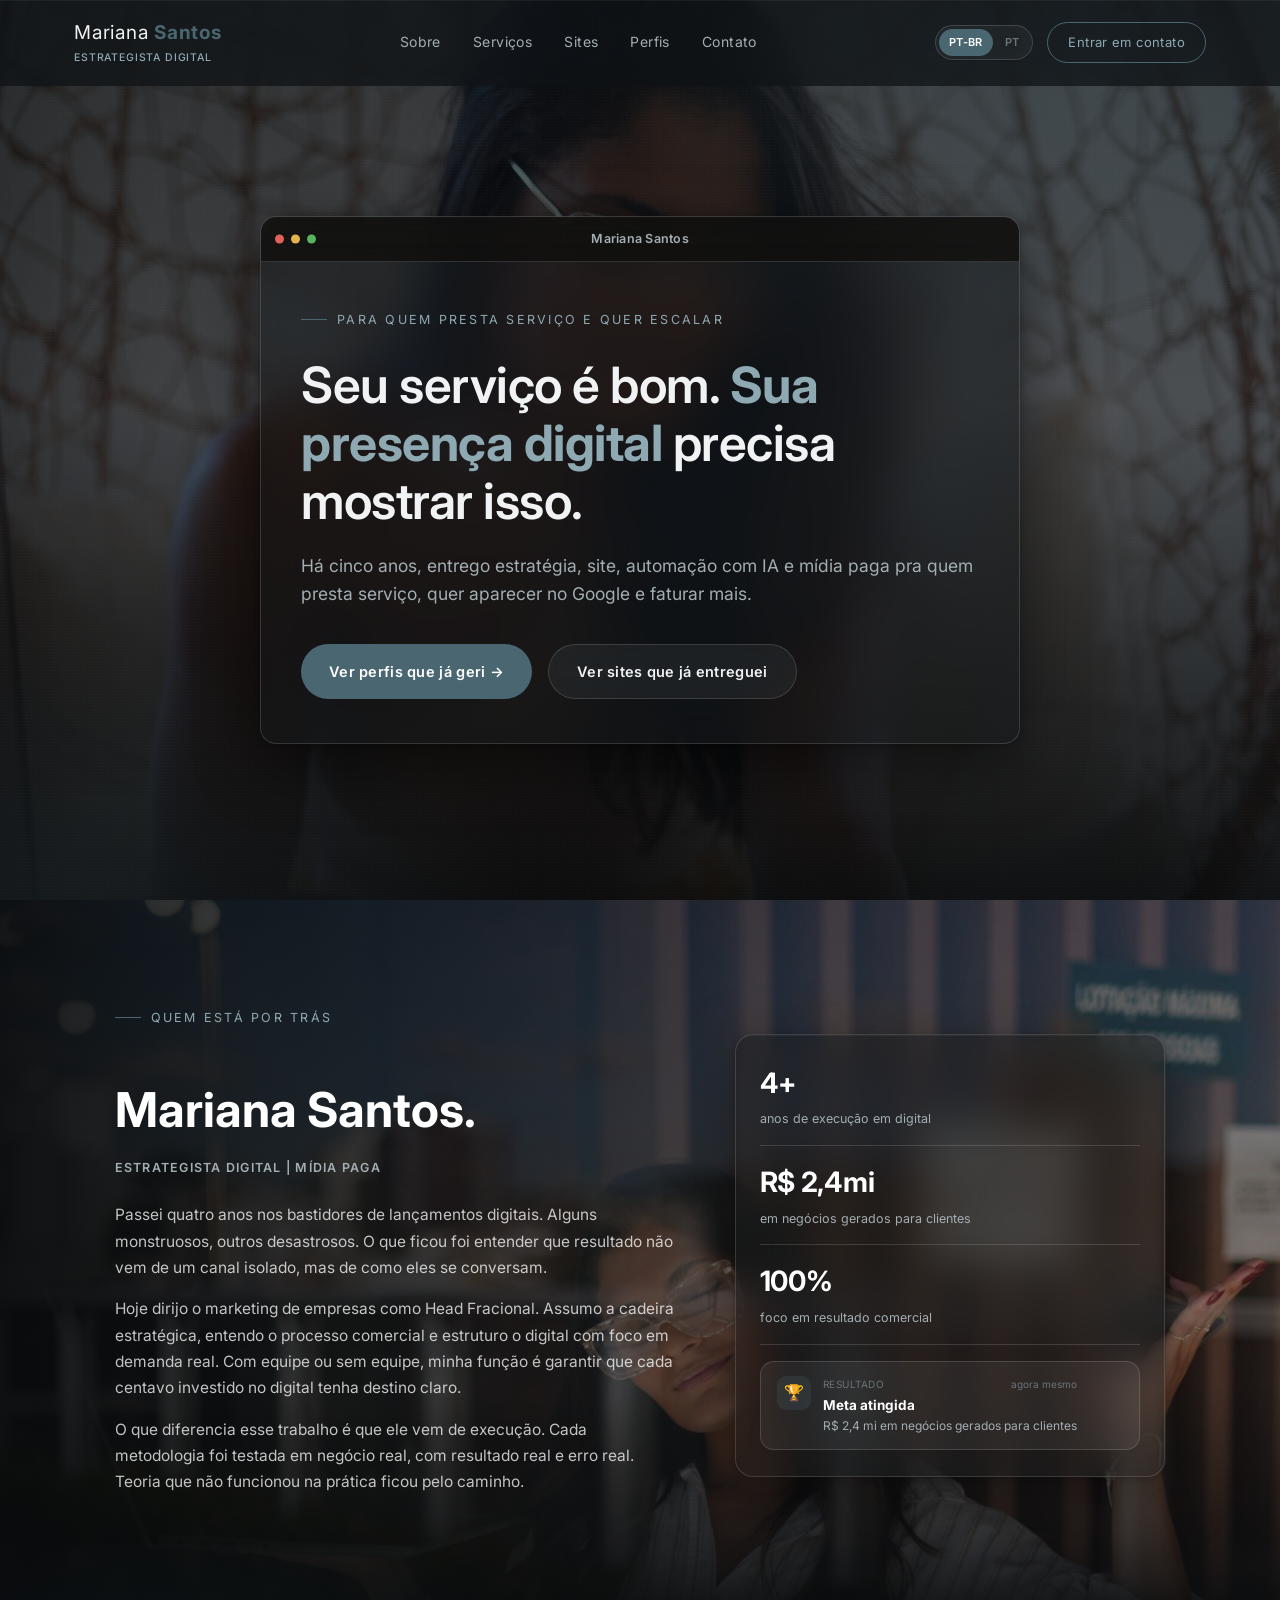
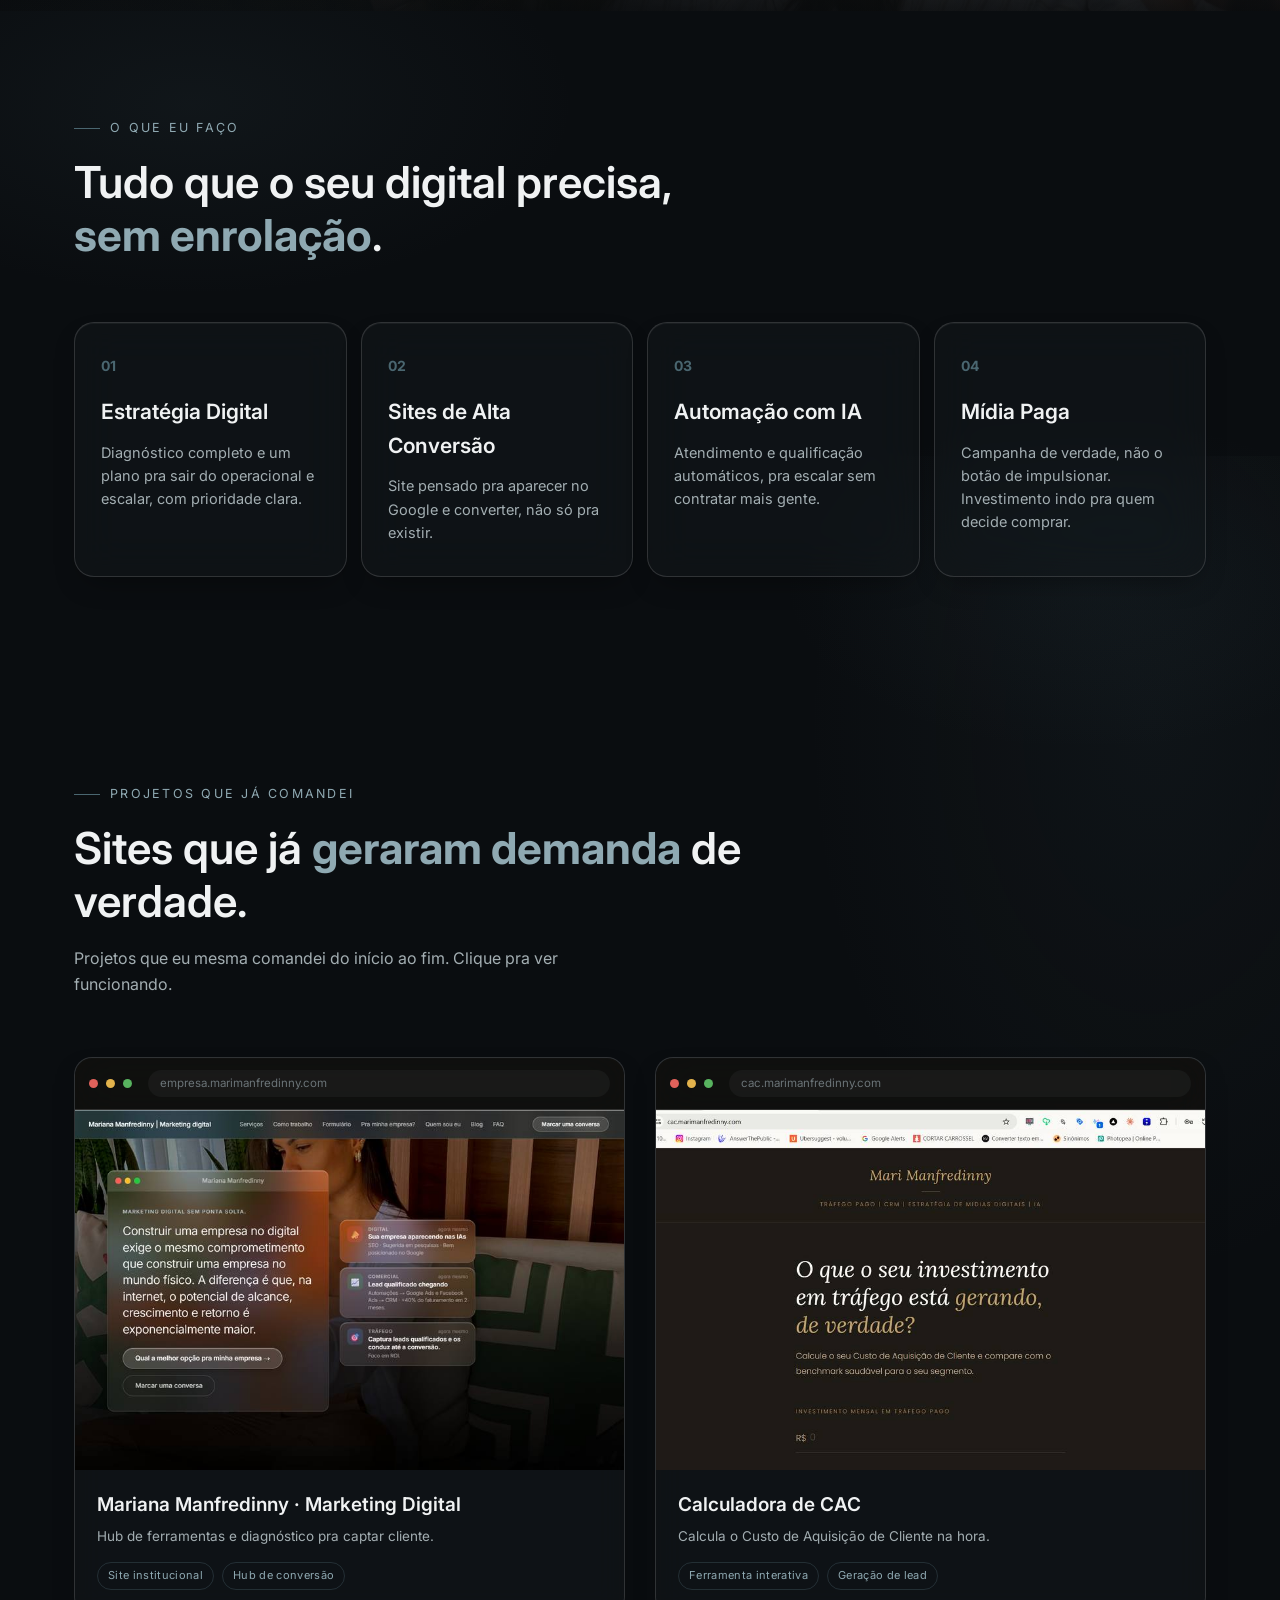
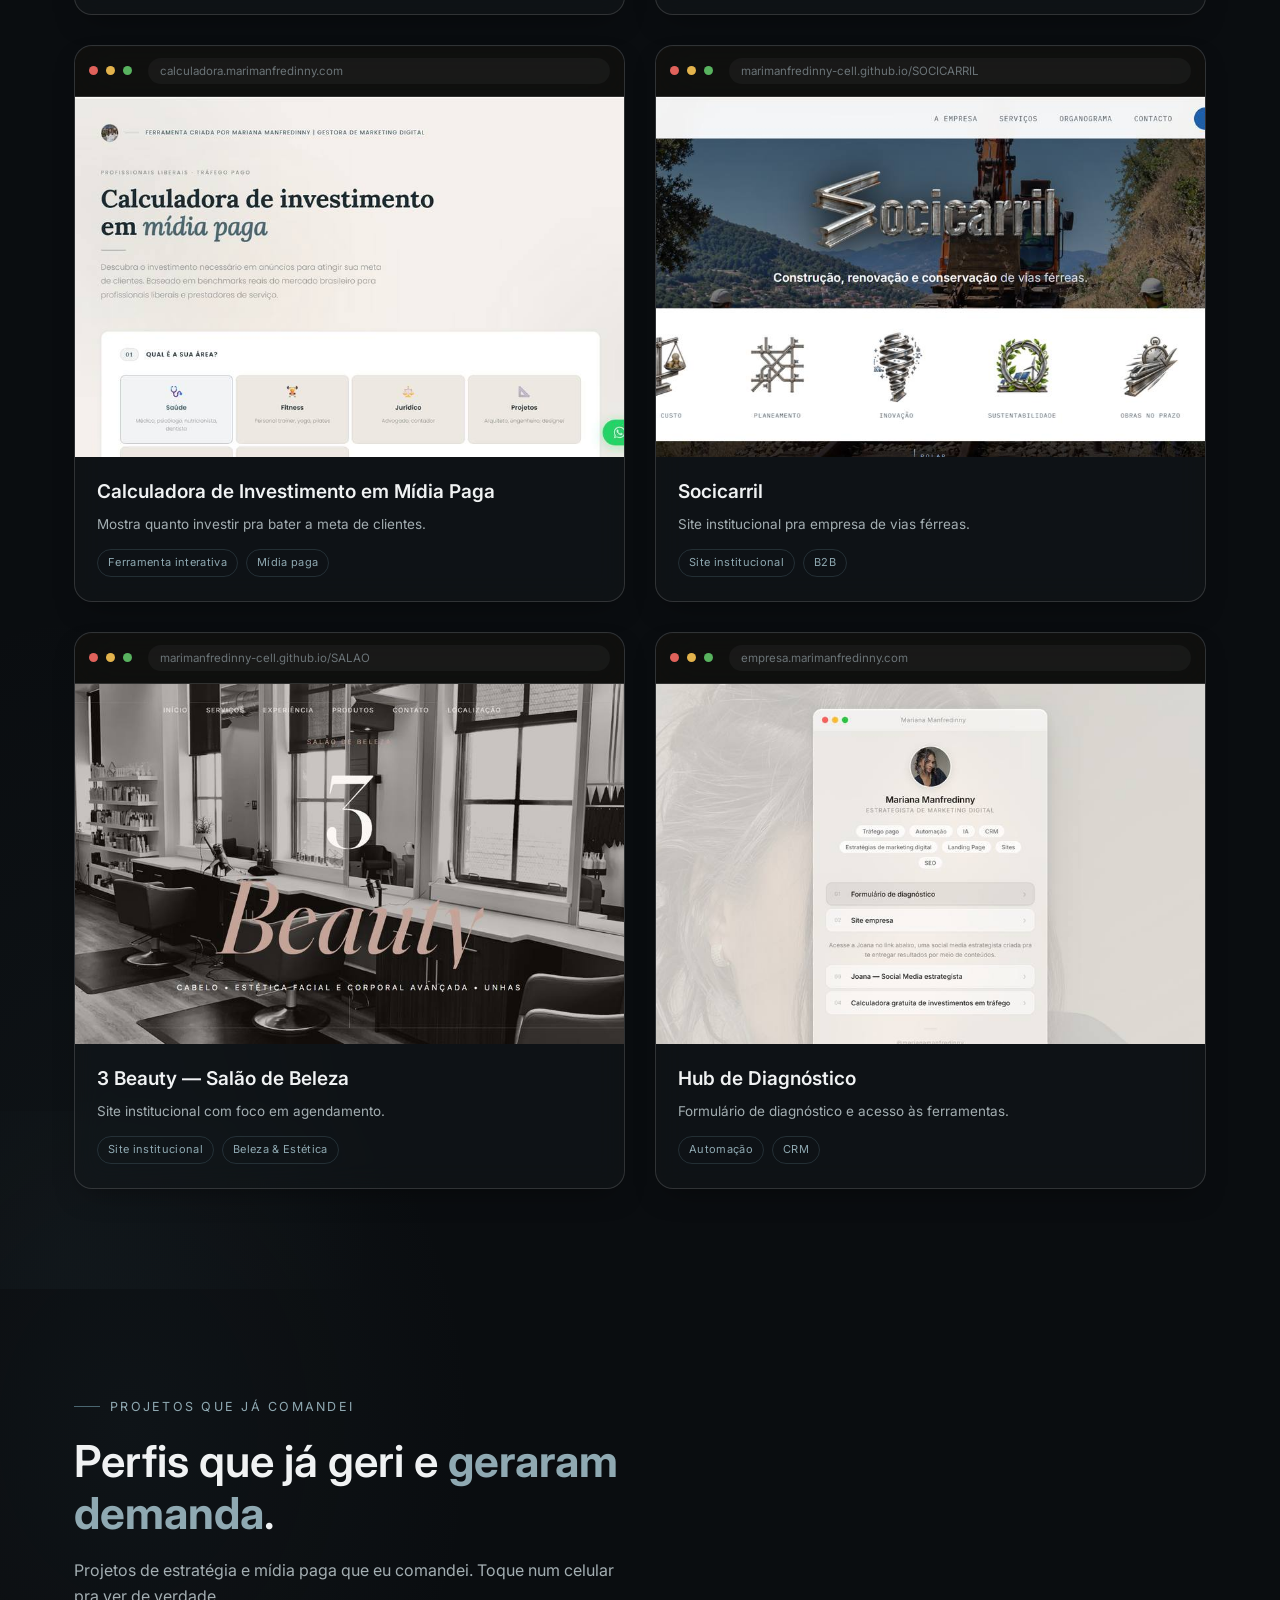
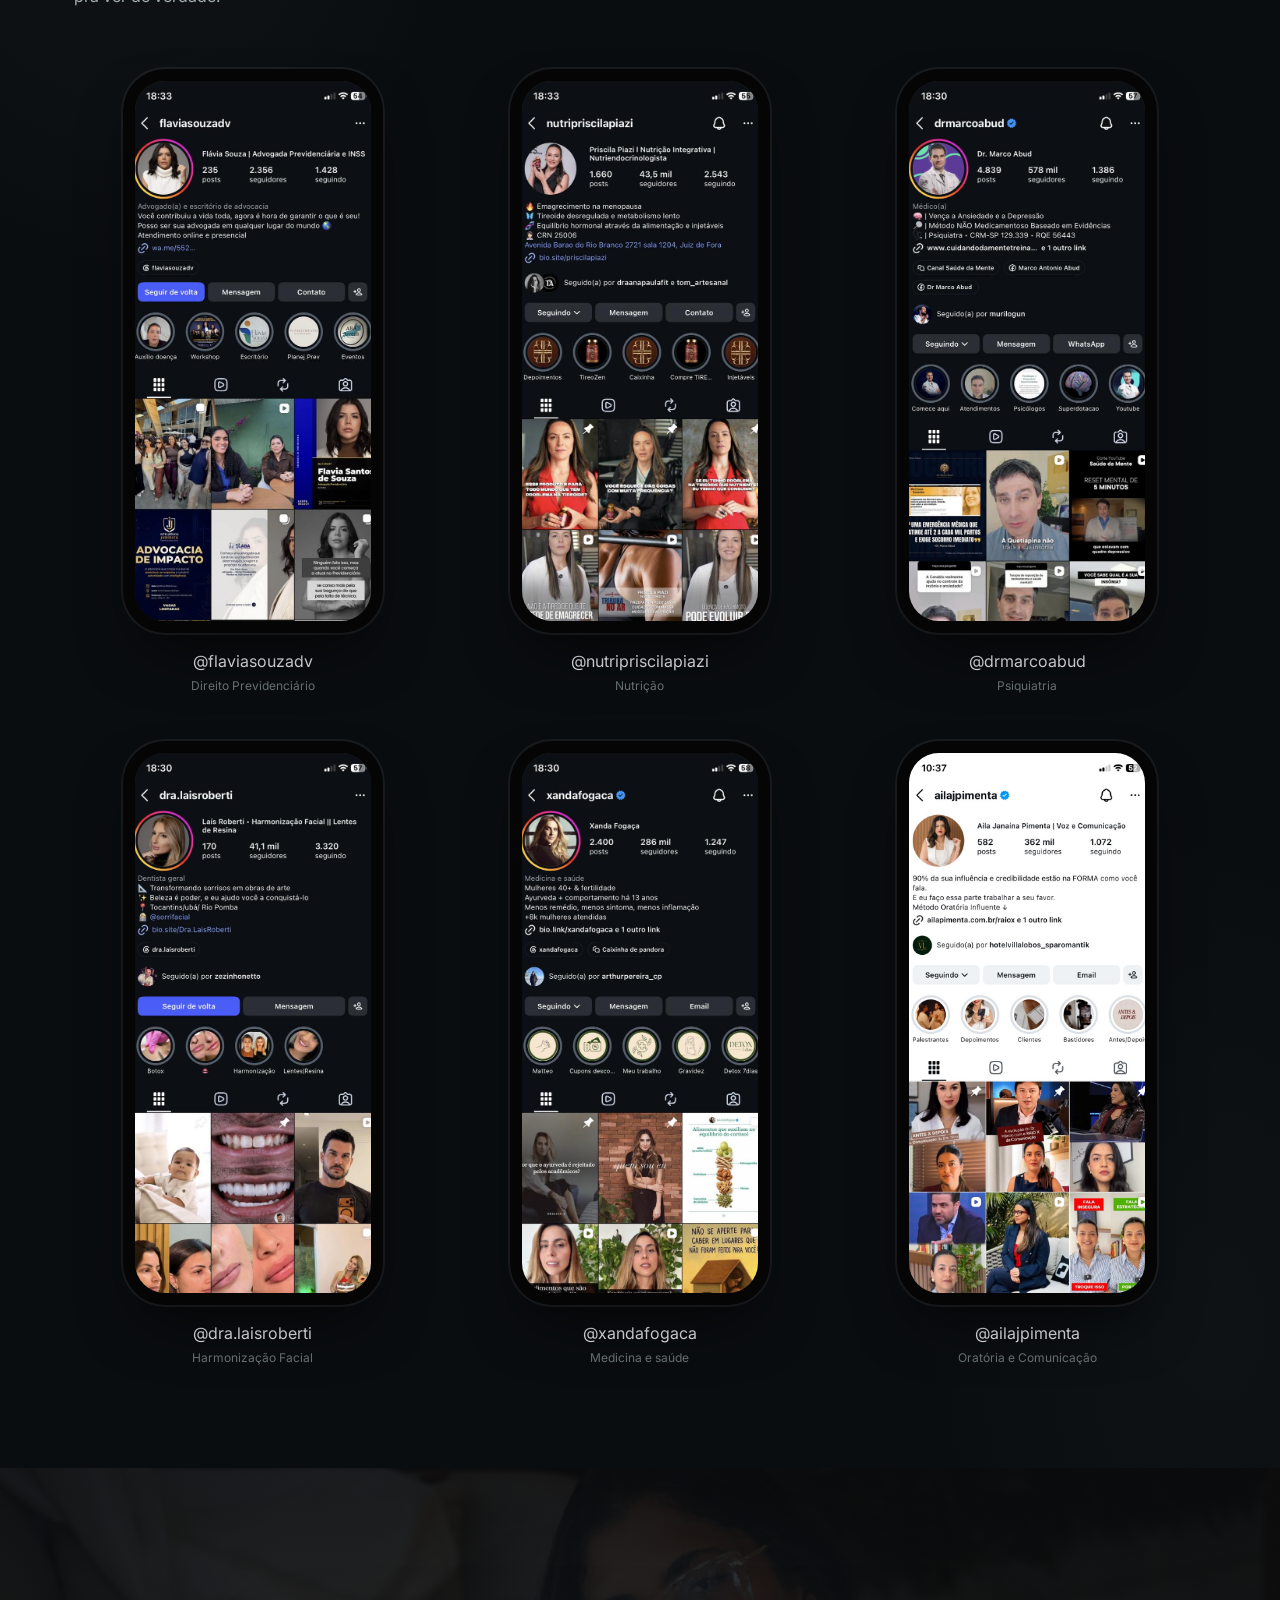
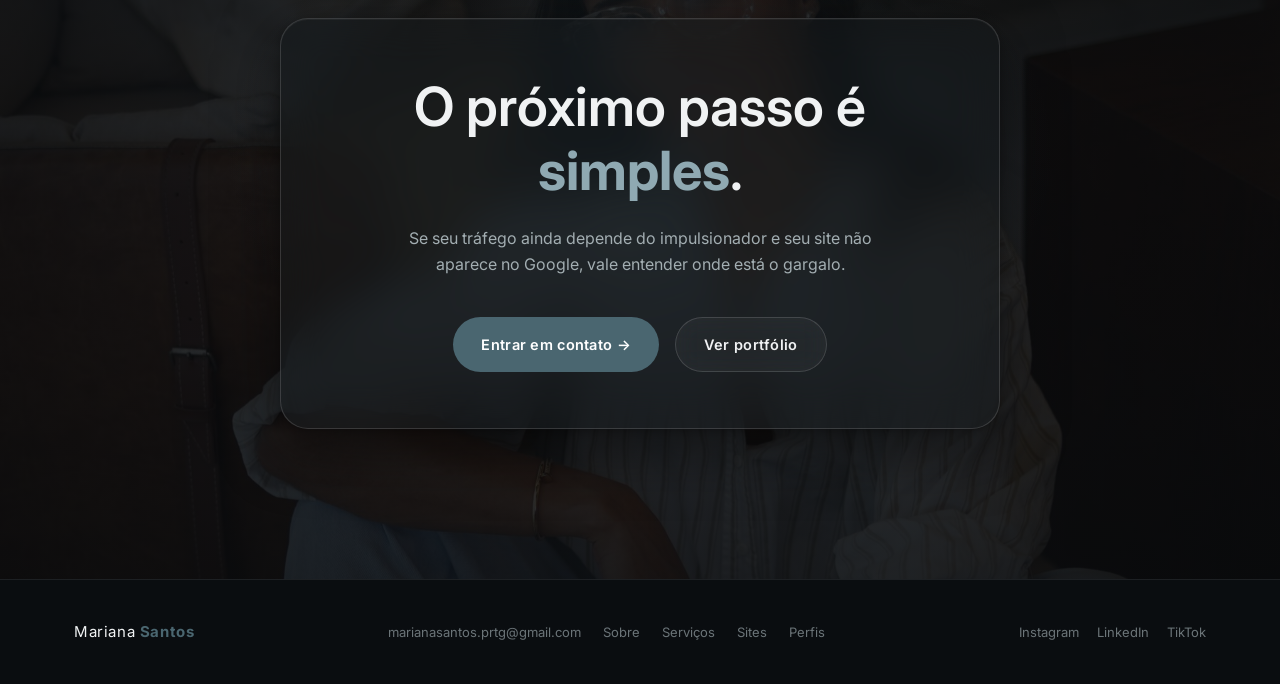
<file: index.html>
<!DOCTYPE html>
<html lang="pt-BR">
<head>
<meta charset="UTF-8">
<meta name="viewport" content="width=device-width, initial-scale=1.0">
<title>Mariana Santos — Estratégia Digital, Sites, IA e Mídia Paga</title>
<meta name="description" content="Estratégia digital, sites de alta conversão, automação com IA e mídia paga. Portfólio de Mariana Santos.">
<link rel="preconnect" href="https://fonts.googleapis.com">
<link rel="preconnect" href="https://fonts.gstatic.com" crossorigin>
<link href="https://fonts.googleapis.com/css2?family=Inter:wght@400;500;600;700;800&display=swap" rel="stylesheet">
<link rel="stylesheet" href="assets/css/style.css">
</head>
<body>

<nav class="nav" id="nav">
  <div class="wrap">
    <a href="#top" class="logo-block">
      <span class="logo">Mariana <em>Santos</em></span>
      <span class="logo-role" data-i18n="navRole">Estrategista digital</span>
    </a>
    <div class="nav-links">
      <a href="#sobre" data-i18n="nav0">Sobre</a>
      <a href="#servicos" data-i18n="nav1">Serviços</a>
      <a href="#sites" data-i18n="nav2">Sites</a>
      <a href="#perfis" data-i18n="nav3">Perfis</a>
      <a href="#contato" data-i18n="nav4">Contato</a>
    </div>
    <div class="nav-right">
      <button class="lang-toggle" id="langToggle" type="button" aria-label="Mudar idioma">
        <span class="lang-opt is-active" data-lang="br">PT-BR</span><span class="lang-opt" data-lang="pt">PT</span>
      </button>
      <a href="#contato" class="nav-cta" data-i18n="navcta">Entrar em contato</a>
    </div>
  </div>
</nav>

<header class="hero" id="top">
  <div class="hero-bg"><img src="assets/img/hero-bg.jpg" alt=""></div>
  <div class="wrap">
    <div class="hero-window reveal glass">
      <div class="browser-bar hero-window-bar"><div class="hero-window-dots"><span></span><span></span><span></span></div><div class="hero-window-title">Mariana Santos</div></div>
      <div class="hero-window-body">
        <div class="eyebrow" data-i18n="heroEyebrow">Para quem presta serviço e quer escalar</div>
        <h1 data-i18n="heroH1">Seu serviço é bom. <em>Sua presença digital</em> precisa mostrar isso.</h1>
        <p class="lead" data-i18n="heroLead">Há cinco anos, entrego estratégia, site, automação com IA e mídia paga pra quem presta serviço, quer aparecer no Google e faturar mais.</p>
        <div class="hero-actions">
          <a href="#perfis" class="btn btn-primary" data-i18n="heroBtn1">Ver perfis que já geri →</a>
          <a href="#sites" class="btn btn-ghost" data-i18n="heroBtn2">Ver sites que já entreguei</a>
        </div>
      </div>
    </div>
  </div>
</header>

<section class="about" id="sobre">
  <div class="about-bg">
    <img src="assets/img/sobre-mariana.jpg" alt="Mariana Santos">
  </div>
  <div class="wrap about-inner">
    <div class="about-text reveal">
      <div class="eyebrow" data-i18n="aboutEyebrow">Quem está por trás</div>
      <h2 data-i18n="aboutH2">Mariana Santos.</h2>
      <div class="about-role" data-i18n="aboutRole">Estrategista Digital | Mídia Paga</div>
      <p data-i18n="aboutP1">Passei quatro anos nos bastidores de lançamentos digitais. Alguns monstruosos, outros desastrosos. O que ficou foi entender que resultado não vem de um canal isolado, mas de como eles se conversam.</p>
      <p data-i18n="aboutP2">Hoje dirijo o marketing de empresas como Head Fracional. Assumo a cadeira estratégica, entendo o processo comercial e estruturo o digital com foco em demanda real. Com equipe ou sem equipe, minha função é garantir que cada centavo investido no digital tenha destino claro.</p>
      <p data-i18n="aboutP3">O que diferencia esse trabalho é que ele vem de execução. Cada metodologia foi testada em negócio real, com resultado real e erro real. Teoria que não funcionou na prática ficou pelo caminho.</p>
    </div>
    <div class="about-stats reveal glass">
      <div class="about-stat"><b>4+</b><span data-i18n="aboutStat1">anos de execução em digital</span></div>
      <div class="about-stat"><b>R$ 2,4mi</b><span data-i18n="aboutStat2">em negócios gerados para clientes</span></div>
      <div class="about-stat"><b>100%</b><span data-i18n="aboutStat3">foco em resultado comercial</span></div>
      <div class="about-banner">
        <div class="about-banner-icon">🏆</div>
        <div class="about-banner-body">
          <div class="about-banner-top"><span data-i18n="aboutBannerLabel">RESULTADO</span><span class="about-banner-time" data-i18n="aboutBannerTime">agora mesmo</span></div>
          <div class="about-banner-title" data-i18n="aboutBannerTitle">Meta atingida</div>
          <div class="about-banner-sub" data-i18n="aboutBannerSub">R$ 2,4 mi em negócios gerados para clientes</div>
        </div>
      </div>
    </div>
  </div>
</section>

<section class="section-pad tight" id="servicos">
  <div class="wrap">
    <div class="section-head reveal">
      <div class="eyebrow" data-i18n="servEyebrow">O que eu faço</div>
      <h2 data-i18n="servH2">Tudo que o seu digital precisa, <em>sem enrolação</em>.</h2>
    </div>

    <div class="services-grid reveal">
      <div class="service-card">
        <div class="service-num">01</div>
        <h3 data-i18n="serv1t">Estratégia Digital</h3>
        <p data-i18n="serv1p">Diagnóstico completo e um plano pra sair do operacional e escalar, com prioridade clara.</p>
      </div>
      <div class="service-card">
        <div class="service-num">02</div>
        <h3 data-i18n="serv2t">Sites de Alta Conversão</h3>
        <p data-i18n="serv2p">Site pensado pra aparecer no Google e converter, não só pra existir.</p>
      </div>
      <div class="service-card">
        <div class="service-num">03</div>
        <h3 data-i18n="serv3t">Automação com IA</h3>
        <p data-i18n="serv3p">Atendimento e qualificação automáticos, pra escalar sem contratar mais gente.</p>
      </div>
      <div class="service-card">
        <div class="service-num">04</div>
        <h3 data-i18n="serv4t">Mídia Paga</h3>
        <p data-i18n="serv4p">Campanha de verdade, não o botão de impulsionar. Investimento indo pra quem decide comprar.</p>
      </div>
    </div>
  </div>
</section>

<section class="section-pad tight" id="sites">
  <div class="wrap">
    <div class="section-head reveal">
      <div class="eyebrow" data-i18n="sitesEyebrow">Projetos que já comandei</div>
      <h2 data-i18n="sitesH2">Sites que já <em>geraram demanda</em> de verdade.</h2>
      <p data-i18n="sitesP">Projetos que eu mesma comandei do início ao fim. Clique pra ver funcionando.</p>
    </div>

    <div class="sites-grid reveal">

      <a class="site-card" href="https://empresa.marimanfredinny.com/" target="_blank" rel="noopener">
        <div class="site-arrow">↗</div>
        <div class="browser-bar"><span></span><span></span><span></span><div class="browser-url">empresa.marimanfredinny.com</div></div>
        <div class="site-shot">
          <img class="shot-desktop" src="assets/img/site-empresa-1.jpg" alt="Site institucional Mariana Manfredinny — Marketing Digital">
          <img class="shot-mobile" src="assets/img/site-mobile-empresa.jpg" alt="Site institucional Mariana Manfredinny — Marketing Digital, versão mobile">
        </div>
        <div class="site-meta">
          <h3>Mariana Manfredinny · Marketing Digital</h3>
          <p data-i18n="site1p">Hub de ferramentas e diagnóstico pra captar cliente.</p>
          <div class="site-tags"><span class="tag">Site institucional</span><span class="tag">Hub de conversão</span></div>
        </div>
      </a>

      <a class="site-card mobile-hide" href="https://cac.marimanfredinny.com/" target="_blank" rel="noopener">
        <div class="site-arrow">↗</div>
        <div class="browser-bar"><span></span><span></span><span></span><div class="browser-url">cac.marimanfredinny.com</div></div>
        <div class="site-shot"><img src="assets/img/site-cac.jpg" alt="Calculadora de Custo de Aquisição de Cliente"></div>
        <div class="site-meta">
          <h3>Calculadora de CAC</h3>
          <p data-i18n="site2p">Calcula o Custo de Aquisição de Cliente na hora.</p>
          <div class="site-tags"><span class="tag">Ferramenta interativa</span><span class="tag">Geração de lead</span></div>
        </div>
      </a>

      <a class="site-card" href="https://calculadora.marimanfredinny.com/" target="_blank" rel="noopener">
        <div class="site-arrow">↗</div>
        <div class="browser-bar"><span></span><span></span><span></span><div class="browser-url">calculadora.marimanfredinny.com</div></div>
        <div class="site-shot">
          <img class="shot-desktop" src="assets/img/site-calculadora.jpg" alt="Calculadora de investimento em mídia paga">
          <img class="shot-mobile" src="assets/img/site-mobile-calculadora.jpg" alt="Calculadora de investimento em mídia paga, versão mobile">
        </div>
        <div class="site-meta">
          <h3>Calculadora de Investimento em Mídia Paga</h3>
          <p data-i18n="site3p">Mostra quanto investir pra bater a meta de clientes.</p>
          <div class="site-tags"><span class="tag">Ferramenta interativa</span><span class="tag">Mídia paga</span></div>
        </div>
      </a>

      <a class="site-card" href="https://marimanfredinny-cell.github.io/SOCICARRIL/" target="_blank" rel="noopener">
        <div class="site-arrow">↗</div>
        <div class="browser-bar"><span></span><span></span><span></span><div class="browser-url">marimanfredinny-cell.github.io/SOCICARRIL</div></div>
        <div class="site-shot">
          <img class="shot-desktop" src="assets/img/site-socicarril.jpg" alt="Site institucional Socicarril">
          <img class="shot-mobile" src="assets/img/site-mobile-socicarril.jpg" alt="Site institucional Socicarril, versão mobile">
        </div>
        <div class="site-meta">
          <h3>Socicarril</h3>
          <p data-i18n="site4p">Site institucional pra empresa de vias férreas.</p>
          <div class="site-tags"><span class="tag">Site institucional</span><span class="tag">B2B</span></div>
        </div>
      </a>

      <a class="site-card" href="https://marimanfredinny-cell.github.io/SALAO/" target="_blank" rel="noopener">
        <div class="site-arrow">↗</div>
        <div class="browser-bar"><span></span><span></span><span></span><div class="browser-url">marimanfredinny-cell.github.io/SALAO</div></div>
        <div class="site-shot">
          <img class="shot-desktop" src="assets/img/site-salao.jpg" alt="Site institucional 3 Beauty Salão">
          <img class="shot-mobile" src="assets/img/site-mobile-salao.jpg" alt="Site institucional 3 Beauty Salão, versão mobile">
        </div>
        <div class="site-meta">
          <h3>3 Beauty — Salão de Beleza</h3>
          <p data-i18n="site5p">Site institucional com foco em agendamento.</p>
          <div class="site-tags"><span class="tag">Site institucional</span><span class="tag">Beleza & Estética</span></div>
        </div>
      </a>

      <a class="site-card mobile-hide" href="https://empresa.marimanfredinny.com/" target="_blank" rel="noopener">
        <div class="site-arrow">↗</div>
        <div class="browser-bar"><span></span><span></span><span></span><div class="browser-url">empresa.marimanfredinny.com</div></div>
        <div class="site-shot"><img src="assets/img/site-empresa-2.jpg" alt="Hub de ferramentas Mariana Manfredinny"></div>
        <div class="site-meta">
          <h3>Hub de Diagnóstico</h3>
          <p data-i18n="site6p">Formulário de diagnóstico e acesso às ferramentas.</p>
          <div class="site-tags"><span class="tag">Automação</span><span class="tag">CRM</span></div>
        </div>
      </a>

      <a class="site-card mobile-only" href="https://marimanfredinny.com/" target="_blank" rel="noopener">
        <div class="site-arrow">↗</div>
        <div class="site-shot portrait"><img src="assets/img/site-mobile-linkbio.jpg" alt="marimanfredinny.com — link na bio, versão mobile"></div>
        <div class="site-meta">
          <h3>Link na bio · marimanfredinny.com</h3>
          <p data-i18n="site7p">Acesso rápido pra quem chega pelo Instagram.</p>
          <div class="site-tags"><span class="tag">Link na bio</span><span class="tag">Mobile first</span></div>
        </div>
      </a>

      <a class="site-card mobile-only" href="https://drabarbaradelazari.com.br/" target="_blank" rel="noopener">
        <div class="site-arrow">↗</div>
        <div class="site-shot portrait"><img src="assets/img/site-mobile-barbaradelazari.jpg" alt="Site institucional Dra. Bárbara Delazari — Transplante Capilar, versão mobile"></div>
        <div class="site-meta">
          <h3>Dra. Bárbara Delazari · Transplante Capilar</h3>
          <p data-i18n="site9p">Site institucional pra cirurgiã de transplante capilar.</p>
          <div class="site-tags"><span class="tag">Site institucional</span><span class="tag">Saúde</span></div>
        </div>
      </a>

    </div>
  </div>
</section>

<section class="ig-section section-pad tight" id="perfis">
  <div class="wrap">
    <div class="section-head reveal">
      <div class="eyebrow" data-i18n="igEyebrow">Projetos que já comandei</div>
      <h2 data-i18n="igH2">Perfis que já geri e <em>geraram demanda</em>.</h2>
      <p data-i18n="igP">Projetos de estratégia e mídia paga que eu comandei. Toque num celular pra ver de verdade.</p>
    </div>

    <div class="ig-grid">

      <a class="iphone-link reveal" href="https://www.instagram.com/flaviasouzadv/" target="_blank" rel="noopener">
        <div class="iphone">
          <div class="iphone-screen">
            <img class="iphone-shot" src="assets/img/ig-flaviasouzadv.jpg" alt="Perfil do Instagram @flaviasouzadv">
          </div>
        </div>
        <div class="ig-cardlabel"><div class="name">@flaviasouzadv</div><div class="role">Direito Previdenciário</div></div>
      </a>

      <a class="iphone-link reveal" href="https://www.instagram.com/nutripriscilapiazi/" target="_blank" rel="noopener">
        <div class="iphone">
          <div class="iphone-screen">
            <img class="iphone-shot" src="assets/img/ig-nutripriscilapiazi.jpg" alt="Perfil do Instagram @nutripriscilapiazi">
          </div>
        </div>
        <div class="ig-cardlabel"><div class="name">@nutripriscilapiazi</div><div class="role">Nutrição</div></div>
      </a>

      <a class="iphone-link reveal" href="https://www.instagram.com/drmarcoabud/" target="_blank" rel="noopener">
        <div class="iphone">
          <div class="iphone-screen">
            <img class="iphone-shot" src="assets/img/ig-drmarcoabud.jpg" alt="Perfil do Instagram @drmarcoabud">
          </div>
        </div>
        <div class="ig-cardlabel"><div class="name">@drmarcoabud</div><div class="role">Psiquiatria</div></div>
      </a>

      <a class="iphone-link reveal" href="https://www.instagram.com/dra.laisroberti/" target="_blank" rel="noopener">
        <div class="iphone">
          <div class="iphone-screen">
            <img class="iphone-shot" src="assets/img/ig-dralaisroberti.jpg" alt="Perfil do Instagram @dra.laisroberti">
          </div>
        </div>
        <div class="ig-cardlabel"><div class="name">@dra.laisroberti</div><div class="role">Harmonização Facial</div></div>
      </a>

      <a class="iphone-link reveal" href="https://www.instagram.com/xandafogaca/" target="_blank" rel="noopener">
        <div class="iphone">
          <div class="iphone-screen">
            <img class="iphone-shot" src="assets/img/ig-xandafogaca.jpg" alt="Perfil do Instagram @xandafogaca">
          </div>
        </div>
        <div class="ig-cardlabel"><div class="name">@xandafogaca</div><div class="role">Medicina e saúde</div></div>
      </a>

      <a class="iphone-link reveal" href="https://www.instagram.com/ailajpimenta/" target="_blank" rel="noopener">
        <div class="iphone">
          <div class="iphone-screen">
            <img class="iphone-shot" src="assets/img/ig-ailajpimenta.jpg" alt="Perfil do Instagram @ailajpimenta">
          </div>
        </div>
        <div class="ig-cardlabel"><div class="name">@ailajpimenta</div><div class="role">Oratória e Comunicação</div></div>
      </a>

    </div>
  </div>
</section>

<section class="final-cta" id="contato">
  <div class="hero-bg"><img src="assets/img/cta-bg.jpg" alt=""></div>
  <div class="wrap">
    <div class="reveal cta-panel glass">
      <h2 data-i18n="ctaH2">O próximo passo é <em>simples</em>.</h2>
      <p data-i18n="ctaP">Se seu tráfego ainda depende do impulsionador e seu site não aparece no Google, vale entender onde está o gargalo.</p>
      <div class="hero-actions">
        <a href="mailto:marianasantos.prtg@gmail.com?subject=Quero%20saber%20mais%20sobre%20estrat%C3%A9gia%2C%20site%2C%20IA%20e%20tr%C3%A1fego" class="btn btn-primary" data-i18n="ctaBtn1">Entrar em contato →</a>
        <a href="#sites" class="btn btn-ghost" data-i18n="ctaBtn2">Ver portfólio</a>
      </div>
    </div>
  </div>
</section>

<footer>
  <div class="wrap">
    <a href="#top" class="logo">Mariana <em>Santos</em></a>
    <div class="footer-links">
      <a href="mailto:marianasantos.prtg@gmail.com">marianasantos.prtg@gmail.com</a>
      <a href="#sobre" data-i18n="nav0">Sobre</a>
      <a href="#servicos" data-i18n="nav1">Serviços</a>
      <a href="#sites" data-i18n="nav2">Sites</a>
      <a href="#perfis" data-i18n="nav3">Perfis</a>
    </div>
    <div class="footer-social">
      <a href="https://www.instagram.com/maridomarketing.pt/" target="_blank" rel="noopener" aria-label="Instagram">Instagram</a>
      <a href="https://www.linkedin.com/in/marianamanfredinny/" target="_blank" rel="noopener" aria-label="LinkedIn">LinkedIn</a>
      <a href="https://www.tiktok.com/@marisantos.pt" target="_blank" rel="noopener" aria-label="TikTok">TikTok</a>
    </div>
  </div>
</footer>

<script src="assets/js/main.js"></script>

<!-- Start of HubSpot Embed Code -->
<script type="text/javascript" id="hs-script-loader" async defer src="//js.hs-scripts.com/52056029.js"></script>
<!-- End of HubSpot Embed Code -->
</body>
</html>
</file>
<file: assets/css/style.css>
/* ---------- Reset ---------- */
* { margin: 0; padding: 0; box-sizing: border-box; }
html { scroll-behavior: smooth; overflow-x: hidden; max-width: 100%; }
img { max-width: 100%; display: block; }
a { color: inherit; text-decoration: none; }
button { font: inherit; cursor: pointer; }

:root {
  --bg: #0a0d10;
  --bg-soft: #121a1e;
  --panel: #17232a;
  --border: rgba(255,255,255,0.08);
  --text: #f0f2f3;
  --text-dim: #a3aeb2;
  --text-dimmer: #6b7478;
  --gold: #4A6670;
  --gold-soft: #8fa9b2;
  --serif: 'Inter', -apple-system, BlinkMacSystemFont, 'Segoe UI', sans-serif;
  --sans: 'Inter', -apple-system, BlinkMacSystemFont, 'Segoe UI', sans-serif;

  /* glass tokens — macOS/iOS vibrancy */
  --glass-bg: rgba(20,24,27,0.5);
  --glass-bg-strong: rgba(15,19,22,0.72);
  --glass-border: rgba(255,255,255,0.14);
  --glass-shadow: 0 20px 60px rgba(0,0,0,0.5), 0 2px 8px rgba(0,0,0,0.22);
  --blur-strong: blur(40px) saturate(180%);
  --blur-med: blur(22px) saturate(160%);
  --blur-soft: blur(14px) saturate(150%);
}

.glass {
  background: var(--glass-bg);
  -webkit-backdrop-filter: var(--blur-med);
  backdrop-filter: var(--blur-med);
  border: 0.5px solid var(--glass-border);
  box-shadow: var(--glass-shadow), inset 0 1px 0 rgba(255,255,255,0.05);
}

body {
  background: var(--bg);
  color: var(--text);
  font-family: var(--sans);
  line-height: 1.6;
  overflow-x: hidden;
}

.wrap { max-width: 1180px; margin: 0 auto; padding: 0 24px; }

section { position: relative; }

/* ---------- Reveal animation ---------- */
.reveal {
  opacity: 0;
  transform: translateY(28px);
  transition: opacity .8s cubic-bezier(.2,.7,.2,1), transform .8s cubic-bezier(.2,.7,.2,1);
}
.reveal.in { opacity: 1; transform: translateY(0); }

/* ---------- Nav ---------- */
.nav {
  position: fixed; top: 0; left: 0; right: 0; z-index: 100;
  padding: 18px 0;
  background: var(--glass-bg-strong);
  backdrop-filter: var(--blur-strong);
  -webkit-backdrop-filter: var(--blur-strong);
  border-bottom: 0.5px solid transparent;
  box-shadow: inset 0 1px 0 rgba(255,255,255,0.05);
  transition: border-color .3s ease, padding .3s ease, box-shadow .3s ease;
}
.nav.scrolled { border-color: var(--glass-border); box-shadow: var(--glass-shadow), inset 0 1px 0 rgba(255,255,255,0.05); padding: 12px 0; }
.nav .wrap { display: flex; align-items: center; justify-content: space-between; }
.logo-block { display: flex; flex-direction: column; align-items: flex-start; gap: 2px; }
.logo { font-family: var(--serif); font-size: 19px; letter-spacing: .04em; }
.logo em { color: var(--gold); font-style: normal; font-weight: 700; }
.logo-role { font-size: 10.5px; letter-spacing: .08em; text-transform: uppercase; color: var(--gold-soft); font-weight: 500; }
.nav-links { display: flex; gap: 32px; font-size: 14px; letter-spacing: .03em; color: var(--text-dim); }
.nav-links a { transition: color .25s ease; }
.nav-links a:hover { color: var(--gold-soft); }
.nav-cta {
  border: 1px solid var(--gold);
  color: var(--gold-soft);
  padding: 9px 20px;
  border-radius: 999px;
  font-size: 13px;
  letter-spacing: .03em;
  white-space: nowrap;
  transition: background .25s ease, color .25s ease;
}
.nav-cta:hover { background: var(--gold); color: #ffffff; }
.burger { display: none; }
.nav-right { display: flex; align-items: center; gap: 14px; }
.lang-toggle {
  display: flex; align-items: center;
  background: rgba(255,255,255,0.06);
  -webkit-backdrop-filter: var(--blur-soft);
  backdrop-filter: var(--blur-soft);
  border: 0.5px solid var(--glass-border);
  border-radius: 999px;
  padding: 3px;
  gap: 2px;
}
.lang-opt {
  font-size: 11px; font-weight: 600; letter-spacing: .03em;
  color: var(--text-dimmer);
  padding: 5px 10px;
  border-radius: 999px;
  white-space: nowrap;
  transition: background .2s ease, color .2s ease;
}
.lang-opt.is-active { background: var(--gold); color: #ffffff; }

/* ---------- Hero ---------- */
.hero {
  min-height: 100vh;
  display: flex;
  align-items: center;
  padding: 150px 0 90px;
  position: relative;
  overflow: hidden;
}
.hero-bg { position: absolute; inset: 0; z-index: 0; background: var(--bg); }
.hero-bg img { width: 100%; height: 100%; object-fit: cover; object-position: center 20%; opacity: .55; }
.hero::before {
  content: "";
  position: absolute; inset: 0; z-index: 1;
  background:
    radial-gradient(ellipse 70% 60% at 85% 10%, rgba(74,102,112,0.20), transparent 60%),
    radial-gradient(ellipse 60% 50% at 5% 100%, rgba(74,102,112,0.14), transparent 60%),
    linear-gradient(to top, rgba(8,10,12,0.9) 0%, rgba(8,10,12,0.35) 55%, rgba(8,10,12,0.5) 100%);
  pointer-events: none;
}
.hero::after {
  content: "";
  position: absolute; inset: 0; z-index: 2;
  background-image:
    radial-gradient(rgba(255,255,255,0.05) 1px, transparent 1px);
  background-size: 3px 3px;
  opacity: .4;
  pointer-events: none;
}

/* macOS window card holding the hero content, like empresa.marimanfredinny.com */
.hero-window {
  position: relative;
  z-index: 3;
  max-width: 760px;
  border-radius: 16px;
  overflow: hidden;
}
.hero-window-bar { justify-content: center; position: relative; padding: 13px 14px; }
.hero-window-dots { position: absolute; left: 14px; top: 50%; transform: translateY(-50%); display: flex; align-items: center; gap: 7px; }
.hero-window-title { flex: none; font-size: 12.5px; color: var(--text-dim); font-weight: 600; letter-spacing: .02em; }
.hero-window-body { padding: 40px 40px 44px; }
.eyebrow {
  display: inline-flex; align-items: center; gap: 10px;
  color: var(--gold-soft); font-size: 12.5px; letter-spacing: .18em; text-transform: uppercase;
  margin-bottom: 26px;
}
.eyebrow::before { content: ""; width: 26px; height: 1px; background: var(--gold); display: inline-block; }
.hero h1 {
  font-family: var(--serif);
  font-weight: 600;
  font-size: clamp(30px, 4.6vw, 50px);
  line-height: 1.16;
  letter-spacing: -.01em;
}
.hero h1 em { font-style: normal; color: var(--gold-soft); font-weight: 700; }
.hero p.lead {
  margin-top: 22px;
  font-size: clamp(15.5px, 1.4vw, 17.5px);
  color: var(--text-dim);
}
.hero-actions { display: flex; flex-wrap: wrap; gap: 16px; margin-top: 36px; }
.btn {
  display: inline-flex; align-items: center; gap: 10px;
  padding: 15px 28px;
  border-radius: 999px;
  font-size: 14.5px; letter-spacing: .02em; font-weight: 600;
  transition: transform .25s ease, background .25s ease, color .25s ease, border-color .25s ease;
}
.btn-primary { background: var(--gold); color: #ffffff; }
.btn-primary:hover { transform: translateY(-2px); background: var(--gold-soft); }
.btn-ghost {
  background: rgba(255,255,255,0.05);
  -webkit-backdrop-filter: var(--blur-soft);
  backdrop-filter: var(--blur-soft);
  border: 0.5px solid var(--glass-border);
  color: var(--text);
}
.btn-ghost:hover { transform: translateY(-2px); border-color: var(--gold); color: var(--gold-soft); background: rgba(255,255,255,0.09); }

/* ---------- About (Sobre) ---------- */
.about {
  position: relative;
  min-height: 620px;
  display: flex;
  align-items: center;
  padding: 100px 0;
  overflow: hidden;
}
.about-bg { position: absolute; inset: 0; z-index: 0; background: #0a0d10; }
.about-bg img { width: 100%; height: 100%; object-fit: cover; object-position: center 22%; }
.about-bg::after {
  content: "";
  position: absolute; inset: 0;
  background:
    linear-gradient(90deg, rgba(8,10,12,0.94) 0%, rgba(8,10,12,0.6) 48%, rgba(8,10,12,0.22) 100%),
    linear-gradient(to top, rgba(8,10,12,0.9) 0%, transparent 32%);
}
.about-inner {
  position: relative; z-index: 1;
  display: grid;
  grid-template-columns: 1.3fr 1fr;
  gap: 60px;
  align-items: center;
}
.about-text h2 { font-family: var(--serif); font-weight: 700; font-size: clamp(30px, 4.2vw, 48px); color: #fff; margin: 18px 0 10px; }
.about-role { font-size: 12.5px; font-weight: 600; letter-spacing: .1em; text-transform: uppercase; color: var(--text-dim); margin-bottom: 24px; }
.about-text p { color: rgba(255,255,255,0.75); font-size: 15.5px; line-height: 1.7; margin-bottom: 15px; max-width: 560px; }
.about-stats { border-radius: 18px; padding: 26px 24px; }
.about-stat { padding: 14px 0; border-bottom: 0.5px solid var(--glass-border); }
.about-stat:first-child { padding-top: 0; }
.about-stat b { display: block; font-size: 28px; font-weight: 700; color: #fff; letter-spacing: -.01em; }
.about-stat span { font-size: 12.5px; color: var(--text-dim); }
.about-banner {
  margin-top: 16px;
  display: flex; gap: 12px; align-items: flex-start;
  background: rgba(255,255,255,0.06);
  border: 0.5px solid var(--glass-border);
  border-radius: 14px;
  padding: 14px 16px;
}
.about-banner-icon {
  width: 34px; height: 34px; border-radius: 9px;
  background: rgba(74,102,112,0.22);
  display: flex; align-items: center; justify-content: center;
  font-size: 16px; flex-shrink: 0;
}
.about-banner-body { min-width: 0; }
.about-banner-top { display: flex; justify-content: space-between; gap: 10px; font-size: 10px; letter-spacing: .05em; text-transform: uppercase; color: var(--text-dimmer); margin-bottom: 3px; }
.about-banner-time { text-transform: none; letter-spacing: 0; white-space: nowrap; }
.about-banner-title { font-size: 13.5px; font-weight: 700; color: #fff; margin-bottom: 2px; }
.about-banner-sub { font-size: 12px; color: var(--text-dim); line-height: 1.4; }

/* ---------- Section heading ---------- */
.section-head { max-width: 680px; margin-bottom: 60px; }
.section-head .eyebrow { margin-bottom: 18px; }
.section-head h2 {
  font-family: var(--serif);
  font-weight: 600;
  font-size: clamp(28px, 4vw, 44px);
  line-height: 1.2;
}
.section-head h2 em { font-style: normal; color: var(--gold-soft); font-weight: 700; }
.section-head p { margin-top: 18px; color: var(--text-dim); font-size: 16px; max-width: 560px; }
.section-pad { padding: 120px 0; }
.section-pad.tight { padding: 100px 0; }
.divider { border-top: 1px solid var(--border); }

/* ---------- Services ---------- */
#servicos { position: relative; }
#servicos::before {
  content: "";
  position: absolute; top: -10%; bottom: -10%; left: 0; right: 0;
  background:
    radial-gradient(ellipse 50% 40% at 15% 20%, rgba(74,102,112,0.10), transparent 60%),
    radial-gradient(ellipse 40% 35% at 85% 80%, rgba(74,102,112,0.07), transparent 60%);
  pointer-events: none; z-index: 0;
}
.services-grid {
  position: relative; z-index: 1;
  display: grid;
  grid-template-columns: repeat(4, 1fr);
  gap: 14px;
}
.service-card {
  background: var(--glass-bg);
  -webkit-backdrop-filter: var(--blur-med);
  backdrop-filter: var(--blur-med);
  border: 0.5px solid var(--glass-border);
  box-shadow: 0 12px 30px -12px rgba(0,0,0,0.45), inset 0 1px 0 rgba(255,255,255,0.05);
  border-radius: 20px;
  padding: 32px 26px;
  transition: background .3s ease, transform .3s ease, box-shadow .3s ease;
}
.service-card:hover {
  background: rgba(255,255,255,0.06);
  transform: translateY(-4px);
  box-shadow: 0 20px 40px -14px rgba(0,0,0,0.55), inset 0 1px 0 rgba(255,255,255,0.07);
}
.service-num { font-family: var(--serif); font-style: normal; font-weight: 700; color: var(--gold); font-size: 14px; }
.service-card h3 { font-family: var(--serif); font-size: 21px; font-weight: 600; margin: 18px 0 12px; }
.service-card p { color: var(--text-dim); font-size: 14.5px; }

/* ---------- Browser mockup (sites portfolio) ---------- */
#sites { position: relative; }
#sites::before {
  content: "";
  position: absolute; top: -10%; bottom: -10%; left: 0; right: 0;
  background:
    radial-gradient(ellipse 45% 35% at 90% 10%, rgba(74,102,112,0.08), transparent 60%),
    radial-gradient(ellipse 40% 40% at 5% 90%, rgba(74,102,112,0.07), transparent 60%);
  pointer-events: none; z-index: 0;
}
.sites-grid {
  position: relative; z-index: 1;
  display: grid;
  grid-template-columns: repeat(2, 1fr);
  gap: 30px;
}
.site-card {
  position: relative;
  border-radius: 18px;
  overflow: hidden;
  border: 0.5px solid var(--glass-border);
  background: var(--glass-bg);
  -webkit-backdrop-filter: var(--blur-soft);
  backdrop-filter: var(--blur-soft);
  box-shadow: 0 12px 30px -14px rgba(0,0,0,0.5), inset 0 1px 0 rgba(255,255,255,0.05);
  display: block;
  transition: transform .35s cubic-bezier(.2,.7,.2,1), border-color .35s ease, box-shadow .35s ease;
}
.site-card:hover {
  transform: translateY(-6px);
  border-color: rgba(74,102,112,0.4);
  box-shadow: 0 24px 50px -20px rgba(0,0,0,0.6);
}
.browser-bar {
  display: flex; align-items: center; gap: 8px;
  padding: 12px 14px;
  background: rgba(16,15,13,0.75);
  -webkit-backdrop-filter: var(--blur-med);
  backdrop-filter: var(--blur-med);
  border-bottom: 0.5px solid var(--glass-border);
}
.browser-bar span { width: 9px; height: 9px; border-radius: 50%; background: #444; }
.browser-bar span:nth-child(1) { background: #e0625b; }
.browser-bar span:nth-child(2) { background: #e3b34c; }
.browser-bar span:nth-child(3) { background: #58b35f; }
.browser-url {
  margin-left: 8px;
  font-size: 11.5px;
  color: var(--text-dimmer);
  background: rgba(255,255,255,0.04);
  padding: 4px 12px;
  border-radius: 999px;
  flex: 1;
  overflow: hidden;
  text-overflow: ellipsis;
  white-space: nowrap;
}
.site-shot { position: relative; overflow: hidden; aspect-ratio: 16/10.5; background: #0a0d10; }
.site-shot img { width: 100%; height: 100%; object-fit: cover; object-position: top; transition: transform .6s ease; }
.site-shot .shot-mobile { display: none; }
.site-shot.portrait { aspect-ratio: 9/16; }
.site-card.mobile-only { display: none; }
@media (max-width: 680px) {
  .site-shot:not(.portrait) { aspect-ratio: 9/16; }
  .site-shot .shot-desktop { display: none; }
  .site-shot .shot-mobile { display: block; }
  .site-card.mobile-only { display: block; }
  .site-card.mobile-hide { display: none; }
}
.site-card:hover .site-shot img { transform: scale(1.045); }
.site-meta { padding: 20px 22px 24px; }
.site-meta h3 { font-family: var(--serif); font-size: 19px; font-weight: 600; }
.site-meta p { color: var(--text-dim); font-size: 13.5px; margin-top: 6px; }
.site-tags { display: flex; gap: 8px; margin-top: 14px; flex-wrap: wrap; }
.tag { font-size: 11px; letter-spacing: .03em; color: var(--gold-soft); border: 1px solid rgba(74,102,112,0.35); padding: 4px 10px; border-radius: 999px; }
.site-arrow {
  position: absolute; top: 16px; right: 16px;
  width: 34px; height: 34px; border-radius: 50%;
  background: rgba(0,0,0,0.5); backdrop-filter: blur(6px);
  display: flex; align-items: center; justify-content: center;
  opacity: 0; transform: translate(-6px,6px);
  transition: opacity .3s ease, transform .3s ease;
  z-index: 2;
}
.site-card:hover .site-arrow { opacity: 1; transform: translate(0,0); }

/* ---------- Instagram / iPhone section ---------- */
.ig-section { background: var(--bg); position: relative; }
.ig-section::before {
  content: "";
  position: absolute; top: -10%; bottom: -10%; left: 0; right: 0;
  background:
    radial-gradient(ellipse 45% 35% at 10% 15%, rgba(74,102,112,0.08), transparent 60%),
    radial-gradient(ellipse 40% 40% at 95% 85%, rgba(74,102,112,0.06), transparent 60%);
  pointer-events: none; z-index: 0;
}
.ig-section .wrap { position: relative; z-index: 1; }
.ig-grid {
  display: grid;
  grid-template-columns: repeat(3, 1fr);
  gap: 46px 30px;
  justify-items: center;
}
.iphone-link { display: block; width: 100%; max-width: 260px; }
.iphone {
  position: relative;
  width: 100%;
  aspect-ratio: 9 / 19.5;
  background: #050505;
  border-radius: 42px;
  padding: 12px;
  box-shadow:
    0 0 0 2px rgba(255,255,255,0.06),
    0 30px 60px -20px rgba(0,0,0,0.75);
  transition: transform .4s cubic-bezier(.2,.7,.2,1), box-shadow .4s ease;
}
.iphone-link:hover .iphone { transform: translateY(-8px) scale(1.02); box-shadow: 0 0 0 2px rgba(74,102,112,0.5), 0 40px 70px -18px rgba(0,0,0,0.85); }
.iphone-screen {
  position: relative;
  width: 100%; height: 100%;
  border-radius: 30px;
  overflow: hidden;
  background: linear-gradient(160deg, var(--ig-c1, #2b2622), var(--ig-c2, #14120f));
}
.iphone-notch {
  position: absolute; top: 8px; left: 50%; transform: translateX(-50%);
  width: 34%; height: 20px; background: #050505; border-radius: 12px; z-index: 5;
}
.iphone-shot { width: 100%; height: 100%; object-fit: cover; object-position: top; display: block; }
.ig-cardlabel { text-align: center; margin-top: 16px; }
.ig-cardlabel .name { font-family: var(--serif); font-size: 16px; }
.ig-cardlabel .role { font-size: 12px; color: var(--text-dimmer); margin-top: 2px; }

/* per-card accent variety */
.iphone-link:nth-child(6n+1) .iphone-screen { --ig-c1:#3a2f22; --ig-c2:#151210; }
.iphone-link:nth-child(6n+2) .iphone-screen { --ig-c1:#2c2f2e; --ig-c2:#101312; }
.iphone-link:nth-child(6n+3) .iphone-screen { --ig-c1:#332921; --ig-c2:#13100d; }
.iphone-link:nth-child(6n+4) .iphone-screen { --ig-c1:#2a2620; --ig-c2:#121110; }
.iphone-link:nth-child(6n+5) .iphone-screen { --ig-c1:#302a2e; --ig-c2:#121012; }
.iphone-link:nth-child(6n+6) .iphone-screen { --ig-c1:#26302c; --ig-c2:#101312; }

/* ---------- Final CTA ---------- */
.final-cta { text-align: center; padding: 150px 0; position: relative; overflow: hidden; }
.final-cta .hero-bg img { object-position: center 25%; opacity: .5; }
.final-cta::before {
  content: "";
  position: absolute; inset: 0; z-index: 1;
  background:
    radial-gradient(ellipse 50% 60% at 50% 40%, rgba(74,102,112,0.15), transparent 65%),
    radial-gradient(ellipse 100% 80% at 50% 50%, rgba(8,10,12,0.55), rgba(8,10,12,0.85));
  pointer-events: none;
}
.final-cta .wrap { position: relative; z-index: 2; }
.cta-panel {
  max-width: 720px;
  margin: 0 auto;
  padding: 56px 48px;
  border-radius: 28px;
}
.final-cta h2 { font-family: var(--serif); font-weight: 600; font-size: clamp(30px, 5vw, 54px); max-width: 780px; margin: 0 auto; line-height: 1.2; }
.final-cta h2 em { color: var(--gold-soft); font-style: normal; font-weight: 700; }
.final-cta p { color: var(--text-dim); margin: 22px auto 0; max-width: 480px; font-size: 16px; }
.final-cta .hero-actions { justify-content: center; margin-top: 40px; }

/* ---------- Footer ---------- */
footer { border-top: 1px solid var(--border); padding: 40px 0; }
footer .wrap { display: flex; justify-content: space-between; align-items: center; flex-wrap: wrap; gap: 16px; }
footer .logo { font-size: 15px; }
.footer-links { display: flex; gap: 22px; font-size: 13px; color: var(--text-dimmer); flex-wrap: wrap; }
.footer-links a:hover { color: var(--gold-soft); }
.footer-social { display: flex; gap: 18px; font-size: 13px; color: var(--text-dimmer); flex-wrap: wrap; }
.footer-social a:hover { color: var(--gold-soft); }

/* ---------- Responsive ---------- */
@media (max-width: 980px) {
  .services-grid { grid-template-columns: repeat(2, 1fr); }
  .sites-grid { grid-template-columns: 1fr; }
  .ig-grid { grid-template-columns: repeat(2, 1fr); }
}
@media (max-width: 680px) {
  .nav-links { display: none; }
  .services-grid { grid-template-columns: 1fr; }
  .section-pad { padding: 90px 0; }
  .section-pad.tight { padding: 70px 0; }
  .lang-toggle .lang-opt { padding: 5px 8px; font-size: 10px; }

  /* carrossel horizontal: sites e perfis arrastam pro lado, sem empilhar */
  .sites-grid, .ig-grid {
    display: flex;
    flex-wrap: nowrap;
    grid-template-columns: none;
    overflow-x: auto;
    scroll-snap-type: x mandatory;
    -webkit-overflow-scrolling: touch;
    scrollbar-width: none;
    gap: 16px;
    margin: 0 -24px;
    padding: 4px 24px 22px;
  }
  .sites-grid::-webkit-scrollbar, .ig-grid::-webkit-scrollbar { display: none; }
  .sites-grid .site-card {
    flex: 0 0 82%;
    scroll-snap-align: center;
  }
  .ig-grid .iphone-link {
    flex: 0 0 64%;
    max-width: none;
    scroll-snap-align: center;
  }

  /* iOS-style vibrancy: rounder continuous corners, lighter blur for perf */
  :root {
    --blur-strong: blur(26px) saturate(180%);
    --blur-med: blur(18px) saturate(165%);
    --blur-soft: blur(12px) saturate(150%);
  }
  .nav { border-radius: 0 0 22px 22px; }
  .service-card, .site-card { border-radius: 24px; }
  .btn-ghost, .btn-primary { border-radius: 22px; }
  .lang-toggle { border-radius: 22px; }
  .cta-panel { padding: 40px 26px; border-radius: 30px; }

  .about { padding: 70px 0; min-height: 0; }
  .about-bg img { object-position: center 12%; }
  .about-bg::after {
    background:
      linear-gradient(to top, rgba(8,10,12,0.96) 0%, rgba(8,10,12,0.75) 55%, rgba(8,10,12,0.35) 100%);
  }
  .about-inner { grid-template-columns: 1fr; gap: 36px; }
  .about-text p { max-width: none; }
}
</file>
